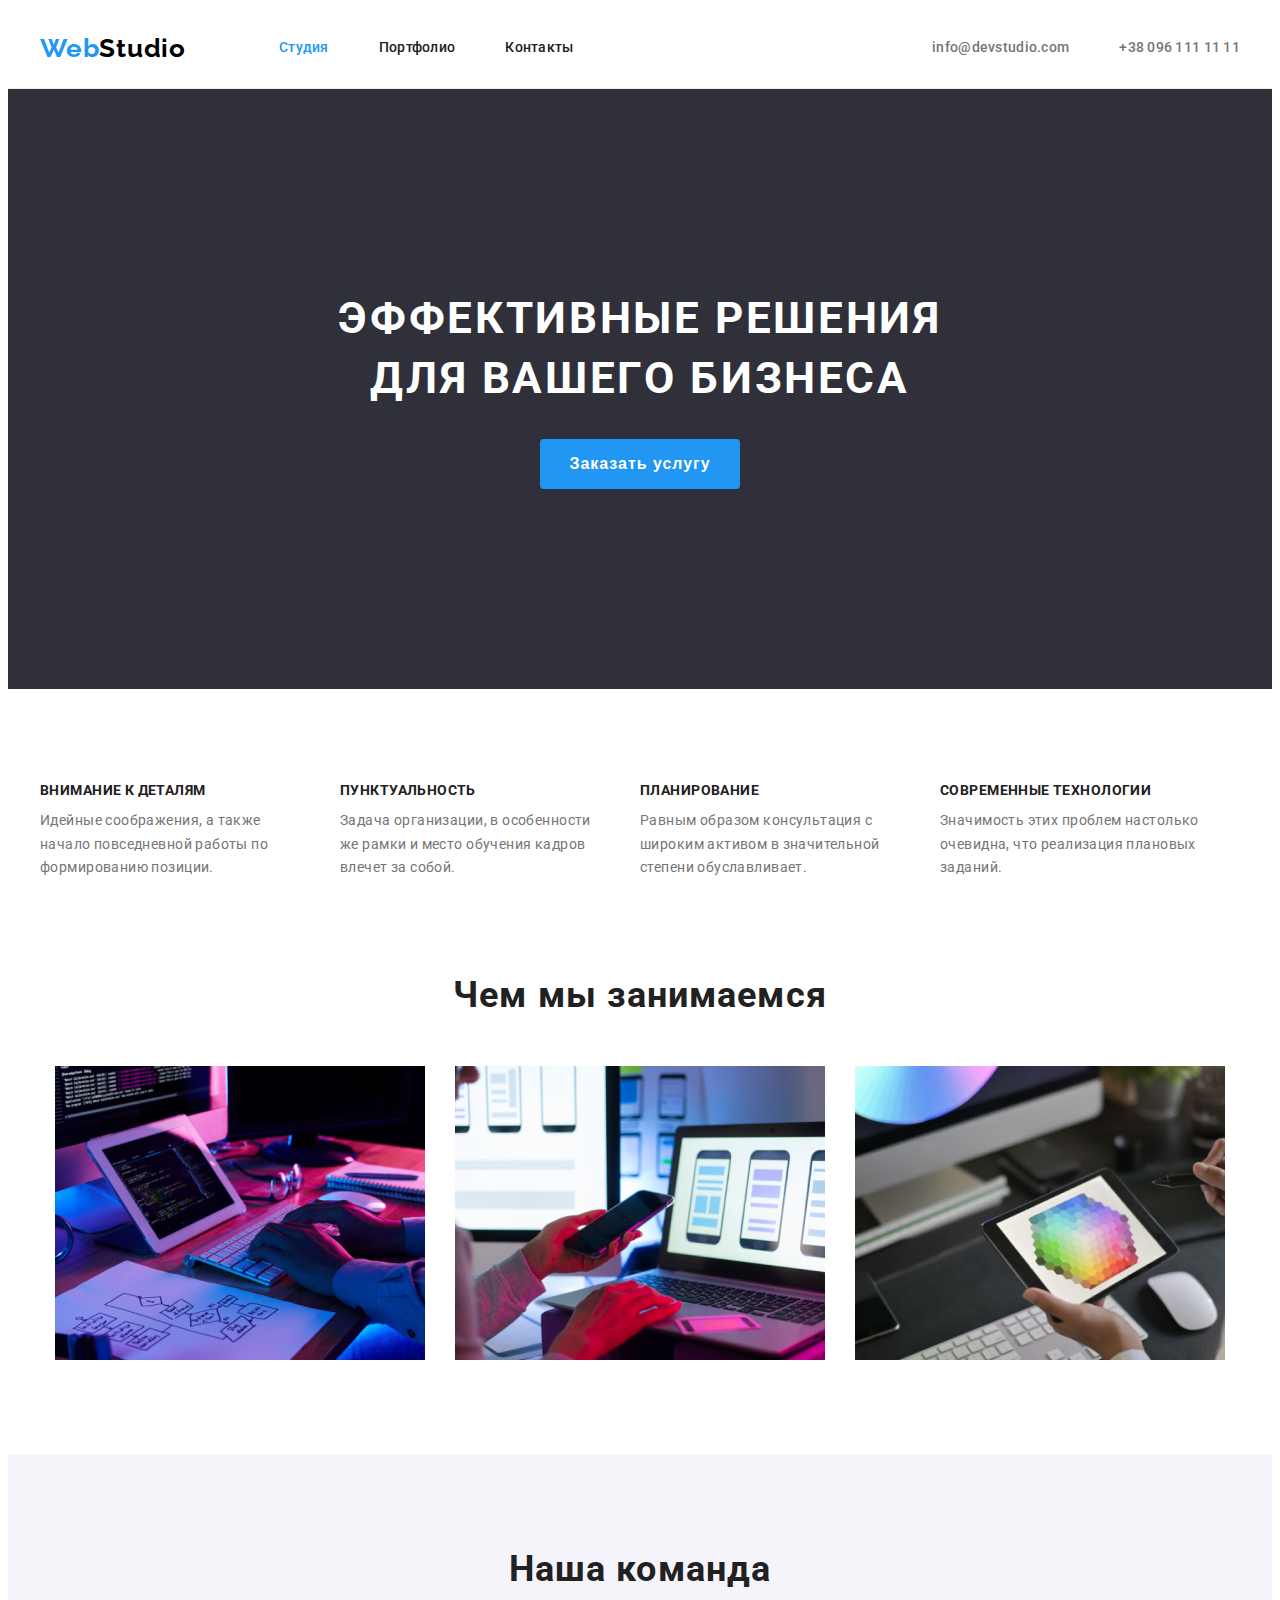
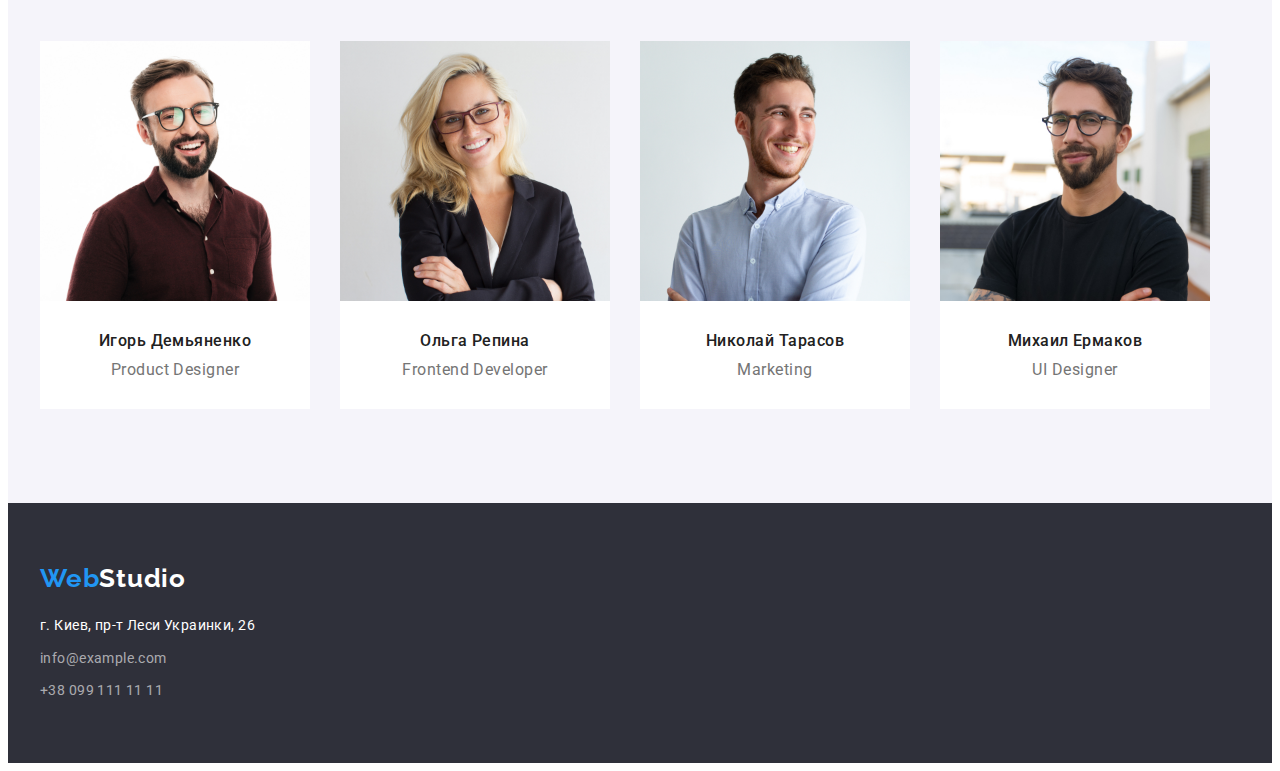
<file: index.html>
<!DOCTYPE html>
<html lang="ru">
  <head>
    <meta charset="UTF-8" />
    <meta http-equiv="X-UA-Compatible" content="IE=edge" />
    <meta name="viewport" content="width=device-width, initial-scale=1.0" />
    <title>WebStudio</title>
    <link rel="preconnect" href="https://fonts.googleapis.com" />
    <link rel="preconnect" href="https://fonts.gstatic.com" crossorigin />
    <link
      href="https://fonts.googleapis.com/css2?family=Oleo+Script&family=Raleway:wght@700&family=Roboto:wght@400;500;700;900&display=swap"
      rel="stylesheet"
    />
    <link
      rel="stylesheet"
      href="https://cdnjs.cloudflare.com/ajax/libs/modern-normalize/1.1.0/modern-normalize.min.css"
      integrity="sha512-wpPYUAdjBVSE4KJnH1VR1HeZfpl1ub8YT/NKx4PuQ5NmX2tKuGu6U/JRp5y+Y8XG2tV+wKQpNHVUX03MfMFn9Q=="
      crossorigin="anonymous"
      referrerpolicy="no-referrer"
    />
    <link rel="stylesheet" href="./css/styles.css" />
  </head>

  <body>
    <!--Шапка сайта-->
    <header class="header portfolio">
      <div class="container">
        <nav class="header-nav">
          <a href="./index.html" class="header-logo link">
            Web<span class="accent-header-logo">Studio</span></a
          >
          <ul class="header-list list">
            <li class="header-item">
              <a href="#studio" class="header-link current link">Студия</a>
            </li>
            <li class="header-item">
              <a href="./portfolio.html" class="header-link link">Портфолио</a>
            </li>
            <li class="header-item">
              <a href="#contacts" class="header-link link">Контакты</a>
            </li>
          </ul>
        </nav>
        <div class="header-connect">
          <ul class="header-contacts list">
            <li class="header-contacts-item">
              <a href="mailto:info@devstudio.com" class="header-email link">
                info@devstudio.com
              </a>
            </li>
            <li class="header-contacts-item">
              <a href="tel:+380961111111" class="header-tel link">
                +38 096 111 11 11
              </a>
            </li>
          </ul>
        </div>
      </div>
    </header>
    <!--Главная страница-->
    <main>
      <!--Предложение-->
      <section class="hero">
        <div class="container">
          <h1 class="hero-title">Эффективные решения для вашего бизнеса</h1>
          <button type="button" class="hero-button">Заказать услугу</button>
        </div>
      </section>

      <!--Наши преимущества-->
      <section id="studio" class="section benefits">
        <div class="container">
          <h2 hidden class="visually-hidden">Наши преимущества</h2>
          <ul class="benefits-list list">
            <li class="benefits-item">
              <h3 class="benefits-title">Внимание к деталям</h3>
              <p class="benefits-text">
                Идейные соображения, а также начало повседневной работы по
                формированию позиции.
              </p>
            </li>

            <li class="benefits-item">
              <h3 class="benefits-title">Пунктуальность</h3>
              <p class="benefits-text">
                Задача организации, в особенности же рамки и место обучения
                кадров влечет за собой.
              </p>
            </li>

            <li class="benefits-item">
              <h3 class="benefits-title">Планирование</h3>
              <p class="benefits-text">
                Равным образом консультация с широким активом в значительной
                степени обуславливает.
              </p>
            </li>

            <li class="benefits-item">
              <h3 class="benefits-title">Современные технологии</h3>
              <p class="benefits-text">
                Значимость этих проблем настолько очевидна, что реализация
                плановых заданий.
              </p>
            </li>
          </ul>
        </div>
      </section>

      <!--Чем мы занимаемся-->
      <section id="portfolio" class="section services">
        <div class="container">
          <h2 class="services-title">Чем мы занимаемся</h2>
          <ul class="services-list list">
            <li class="services-item">
              <img
                src="./images/services-img-1.jpg"
                alt="Вёрстка веб-страниц"
                width="370"
              />
            </li>

            <li class="services-item">
              <img
                src="./images/services-img-2.jpg"
                alt="Создание адаптивов"
                width="370"
              />
            </li>

            <li class="services-item">
              <img
                src="./images/services-img-3.jpg"
                alt="Дизайн приложений"
                width="370"
              />
            </li>
          </ul>
        </div>
      </section>

      <!--Наша команда-->
      <section class="section team">
        <div class="container">
          <h2 class="team-title">Наша команда</h2>
          <ul class="team-list list">
            <li class="team-items">
              <img
                src="./images/team-img-1.jpg"
                alt="Продакт дизайнер"
                width="270"
              />
              <div class="team-content">
                <h3 class="team-member">Игорь Демьяненко</h3>
                <p lang="en" class="team-item">Product Designer</p>
              </div>
            </li>

            <li class="team-items">
              <img
                src="./images/team-img-2.jpg"
                alt="Фронтенд разработчик"
                width="270"
              />
              <div class="team-content">
                <h3 class="team-member">Ольга Репина</h3>
                <p lang="en" class="team-item">Frontend Developer</p>
              </div>
            </li>

            <li class="team-items">
              <img src="./images/team-img-3.jpg" alt="Маркетолог" width="270" />
              <div class="team-content">
                <h3 class="team-member">Николай Тарасов</h3>
                <p lang="en" class="team-item">Marketing</p>
              </div>
            </li>

            <li class="team-items">
              <img
                src="./images/team-img-4.jpg"
                alt="Дизайнер интерфейса"
                width="270"
              />
              <div class="team-content">
                <h3 class="team-member">Михаил Ермаков</h3>
                <p lang="en" class="team-item">UI Designer</p>
              </div>
            </li>
          </ul>
        </div>
      </section>
    </main>

    <!--Подвал сайта-->
    <footer class="footer">
      <div class="container">
        <a href="./index.html" class="footer-logo link"
          >Web<span class="accent-footer-logo">Studio</span></a
        >

        <address id="contacts" class="footer-contacts">
          <ul class="footer-list list">
            <li class="item">
              <a href="" class="footer-address link"
                >г. Киев, пр-т Леси Украинки, 26</a
              >
            </li>
            <li class="item">
              <a href="mailto:info@example.com" class="footer-email link"
                >info@example.com</a
              >
            </li>
            <li class="item">
              <a href="tel:+380991111111" class="footer-tel link"
                >+38 099 111 11 11</a
              >
            </li>
          </ul>
        </address>
      </div>
    </footer>
  </body>
</html>
</file>
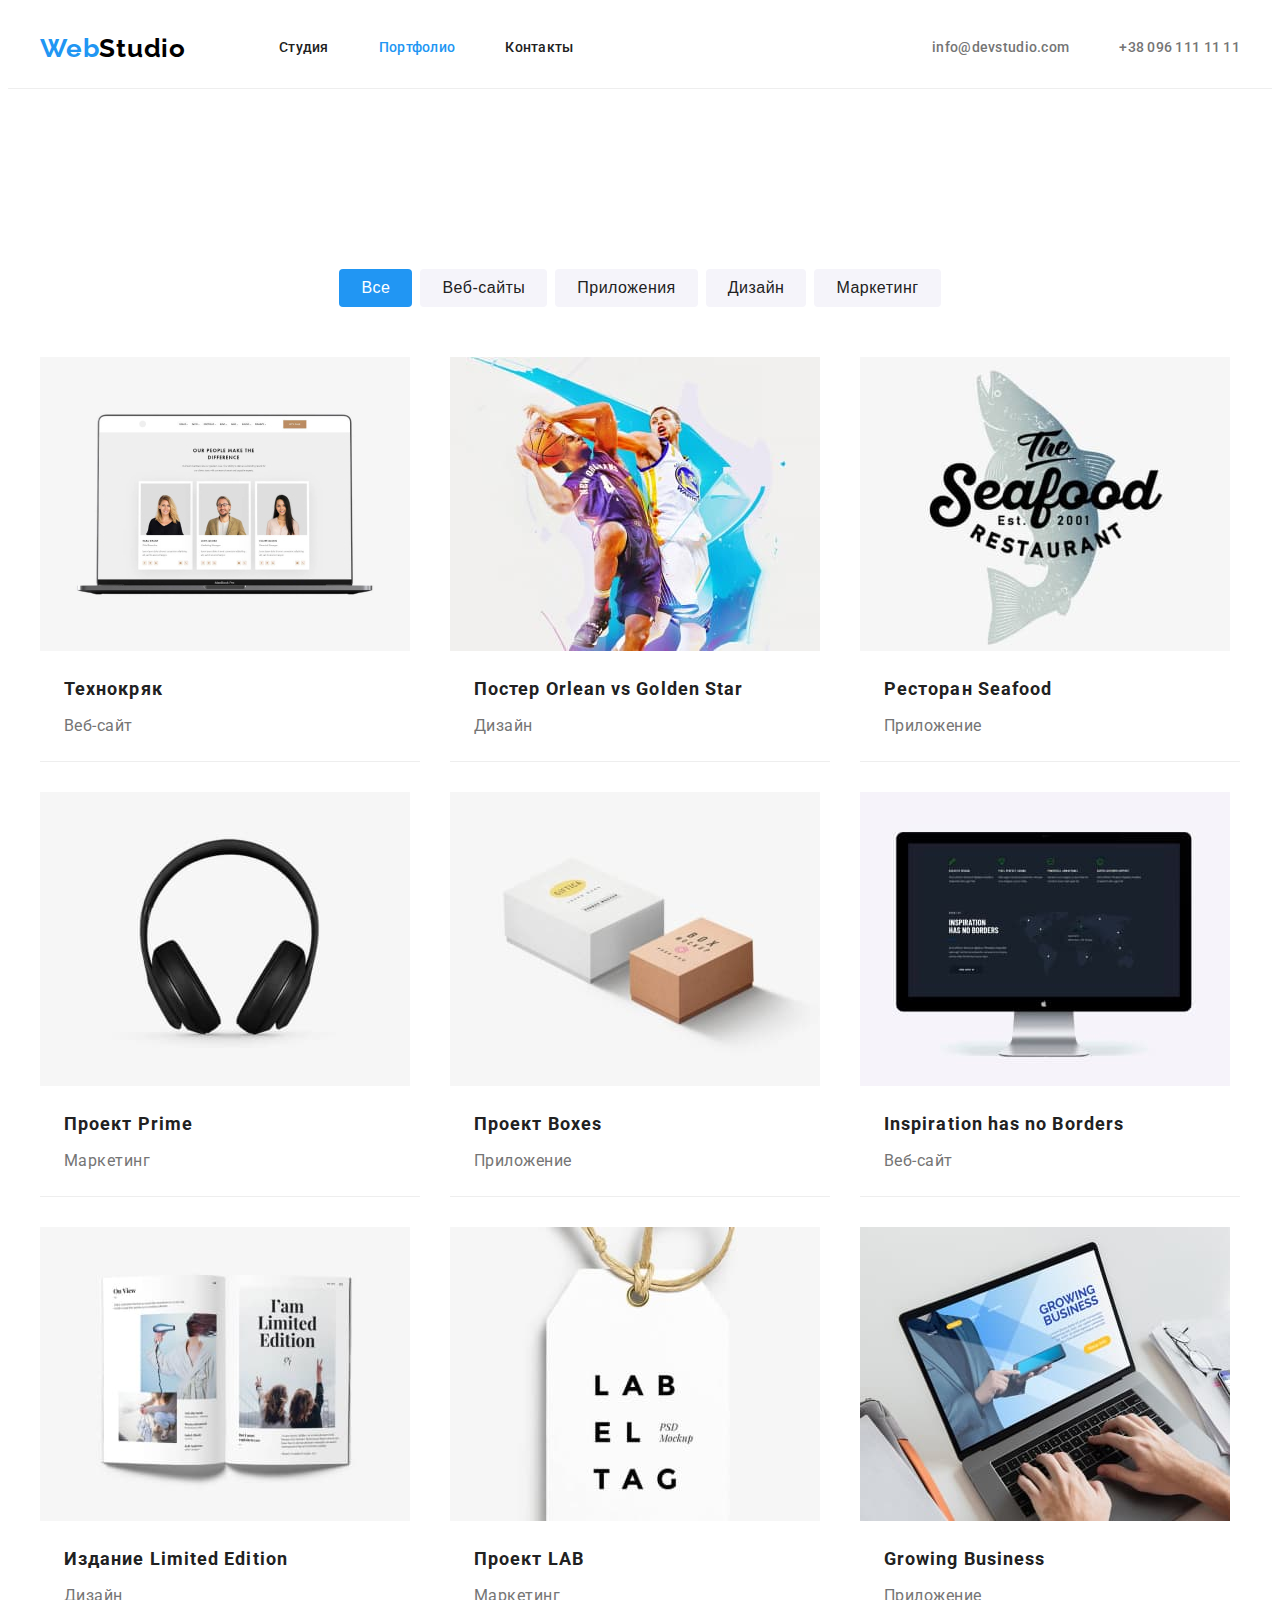
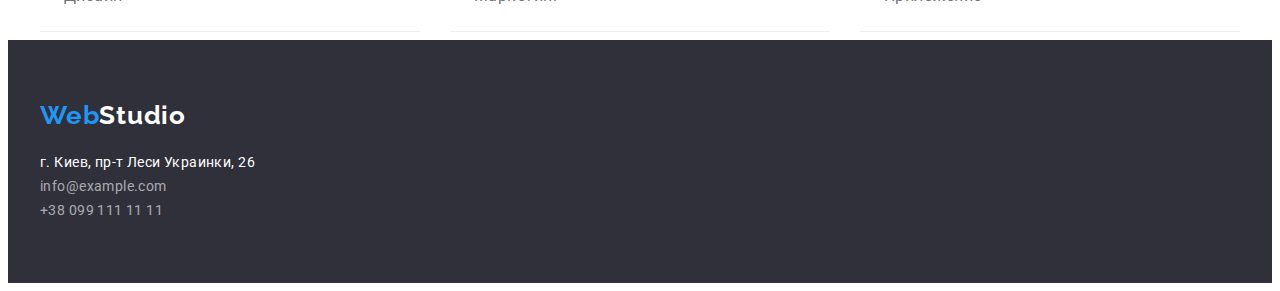
<file: portfolio.html>
<!DOCTYPE html>
<html lang="ru">
  <head>
    <meta charset="UTF-8" />
    <meta http-equiv="X-UA-Compatible" content="IE=edge" />
    <meta name="viewport" content="width=device-width, initial-scale=1.0" />
    <title>Портфолио</title>
    <link rel="preconnect" href="https://fonts.googleapis.com" />
    <link rel="preconnect" href="https://fonts.gstatic.com" crossorigin />
    <link
      href="https://fonts.googleapis.com/css2?family=Oleo+Script&family=Raleway:wght@700&family=Roboto:wght@400;500;700;900&display=swap"
      rel="stylesheet"
    />
    <link
      rel="stylesheet"
      href="https://cdnjs.cloudflare.com/ajax/libs/modern-normalize/1.1.0/modern-normalize.min.css"
      integrity="sha512-wpPYUAdjBVSE4KJnH1VR1HeZfpl1ub8YT/NKx4PuQ5NmX2tKuGu6U/JRp5y+Y8XG2tV+wKQpNHVUX03MfMFn9Q=="
      crossorigin="anonymous"
      referrerpolicy="no-referrer"
    />
    <link rel="stylesheet" href="./css/styles.css" />
  </head>

  <body>
    <!--Шапка сайта-->
    <header class="header portfolio">
      <div class="container">
        <nav class="header-nav">
          <a href="./index.html" class="header-logo link">
            Web<span class="accent-header-logo">Studio</span></a
          >
          <ul class="header-list list">
            <li class="header-item">
              <a href="./index.html" class="header-link link">Студия</a>
            </li>
            <li class="header-item">
              <a href="./portfolio.html" class="header-link current link"
                >Портфолио</a
              >
            </li>
            <li class="header-item">
              <a href="#contacts" class="header-link link">Контакты</a>
            </li>
          </ul>
        </nav>
        <div class="header-connect">
          <ul class="header-contacts list">
            <li class="header-contacts-item">
              <a href="mailto:info@devstudio.com" class="header-email link">
                info@devstudio.com
              </a>
            </li>
            <li class="header-contacts-item">
              <a href="tel:+380961111111" class="header-tel link">
                +38 096 111 11 11
              </a>
            </li>
          </ul>
        </div>
      </div>
    </header>

    <!--Основная информация-->
    <main>
      <section>
        <div class="container portfolio">
          <h1 hidden class="visually-hidden">WebStudio Портфолио</h1>
          <ul class="buttons list">
            <li class="button-item">
              <button type="button" class="portfolio-button current-btn">
                Все
              </button>
            </li>
            <li class="button-item">
              <button type="button" class="portfolio-button">Веб-сайты</button>
            </li>
            <li class="button-item">
              <button type="button" class="portfolio-button">Приложения</button>
            </li>
            <li class="button-item">
              <button type="button" class="portfolio-button">Дизайн</button>
            </li>
            <li class="button-item">
              <button type="button" class="portfolio-button">Маркетинг</button>
            </li>
          </ul>

          <ul class="portfolio list">
            <li class="portfolio-items">
              <a href="" class="items link">
                <img
                  src="./images/portfolio-img-1.jpg"
                  alt="Технокряк"
                  width="370"
                />
                <div class="item-description">
                  <h2 class="portfolio-title">Технокряк</h2>
                  <p class="portfolio-item">Веб-сайт</p>
                </div>
              </a>
            </li>

            <li class="portfolio-items">
              <a href="" class="items link">
                <img
                  src="./images/portfolio-img-2.jpg"
                  alt="Постер New Orlean vs Golden Star"
                  width="370"
                />
                <div class="item-description">
                  <h2 class="portfolio-title">
                    Постер <span lang="en">Orlean vs Golden Star</span>
                  </h2>
                  <p class="portfolio-item">Дизайн</p>
                </div>
              </a>
            </li>

            <li class="portfolio-items">
              <a href="" class="items link">
                <img
                  src="./images/portfolio-img-3.jpg"
                  alt="Ресторан Seafood"
                  width="370"
                />
                <div class="item-description">
                  <h2 class="portfolio-title">
                    Ресторан <span lang="en">Seafood</span>
                  </h2>
                  <p class="portfolio-item">Приложение</p>
                </div>
              </a>
            </li>

            <li class="portfolio-items">
              <a href="" class="items link">
                <img
                  src="./images/portfolio-img-4.jpg"
                  alt="Проект Prime"
                  width="370"
                />
                <div class="item-description">
                  <h2 class="portfolio-title">
                    Проект <span lang="en">Prime</span>
                  </h2>
                  <p class="portfolio-item">Маркетинг</p>
                </div>
              </a>
            </li>

            <li class="portfolio-items">
              <a href="" class="items link">
                <img
                  src="./images/portfolio-img-5.jpg"
                  alt="Проект Box"
                  width="370"
                />
                <div class="item-description">
                  <h2 class="portfolio-title">
                    Проект <span lang="en">Boxes</span>
                  </h2>
                  <p class="portfolio-item">Приложение</p>
                </div>
              </a>
            </li>

            <li class="portfolio-items">
              <a href="" class="items link">
                <img
                  src="./images/portfolio-img-6.jpg"
                  alt="Inspiration has no Borders"
                  width="370"
                />
                <div class="item-description">
                  <h2 class="portfolio-title" lang="en">
                    Inspiration has no Borders
                  </h2>
                  <p class="portfolio-item">Веб-сайт</p>
                </div>
              </a>
            </li>

            <li class="portfolio-items">
              <a href="" class="items link">
                <img
                  src="./images/portfolio-img-7.jpg"
                  alt="Издание Limited Edition"
                  width="370"
                />
                <div class="item-description">
                  <h2 class="portfolio-title">
                    Издание <span lang="en">Limited Edition</span>
                  </h2>
                  <p class="portfolio-item">Дизайн</p>
                </div>
              </a>
            </li>

            <li class="portfolio-items">
              <a href="" class="items link">
                <img
                  src="./images/portfolio-img-8.jpg"
                  alt="Проект LAB"
                  width="370"
                />
                <div class="item-description">
                  <h2 class="portfolio-title">
                    Проект <span lang="en" class="abbr">LAB</span>
                  </h2>
                  <p class="portfolio-item">Маркетинг</p>
                </div>
              </a>
            </li>

            <li class="portfolio-items">
              <a href="" class="items link">
                <img
                  src="./images/portfolio-img-9.jpg"
                  alt="Growing Business"
                  width="370"
                />
                <div class="item-description">
                  <h2 class="portfolio-title" lang="en">Growing Business</h2>
                  <p class="portfolio-item">Приложение</p>
                </div>
              </a>
            </li>
          </ul>
        </div>
      </section>
    </main>

    <!--Подвал сайта-->
    <footer class="footer">
      <div class="container">
        <a href="./index.html" class="footer-logo link"
          >Web<span class="accent-footer-logo">Studio</span></a
        >

        <address id="contacts" class="footer-contacts">
          <ul class="footer-list list">
            <li>
              <a href="" class="footer-address link"
                >г. Киев, пр-т Леси Украинки, 26</a
              >
            </li>
            <li>
              <a href="mailto:info@example.com" class="footer-email link"
                >info@example.com</a
              >
            </li>
            <li>
              <a href="tel:+380991111111" class="footer-tel link"
                >+38 099 111 11 11</a
              >
            </li>
          </ul>
        </address>
      </div>
    </footer>
  </body>
</html>
</file>
<file: css/styles.css>
/* Colors */
:root {
  --accent-color: #2196f3;

  --main-text-color: #212121;
  --secondary-text-color: #757575;

  --main-logo-text-color: #2196f3;
  --secondary-logo-up-text-color: #000000;
  --secondary-logo-down-text-color: #ffffff;

  --hero-title-color: #ffffff;

  --footer-address-text-color: #ffffff;
  --footer-contacts-text-color: rgba(255, 255, 255, 0.6);

  --hero-btn-text-color: #ffffff;
  --hero-btn-bg: #2196f3;
  --hero-btn-bg-hover-focus: #188ce8;

  --portfolio-btn-text-color: #212121;
  --portfolio-btn-bg: #f5f4fa;
  --portfolio-btn-text-color-hover-focus: #ffffff;
  --portfolio-btn-bg-hover-focus: #2196f3;
  --portfolio-item-stroke: #eeeeee;

  --main-bg-color: #ffffff;
  --dark-bg-color: #2f303a;
  --light-bg-color: #f5f4fa;
}

p,
h1,
h2,
h3,
h4,
h5,
h6 {
  margin: 0;
}

/* ul {
  margin: 0;
  padding-left: 0;
} */

img {
  display: block;
  max-width: 100%;
  height: auto;
}

/* Main */
body {
  font-family: "Roboto", sans-serif;
  color: var(--main-text-color);
  background: var(--main-bg-color);
}

.list {
  margin: 0;
  padding: 0;
  list-style: none;
}

.link {
  text-decoration: none;
}

.visually-hidden {
  position: absolute;
  white-space: nowrap;
  width: 1px;
  height: 1px;
  overflow: hidden;
  border: 0;
  padding: 0;
  clip: rect(0 0 0 0);
  clip-path: inset(50%);
  margin: -1px;
}

.container {
  width: 1200px;
  margin: 0 auto;
  padding-left: 15px;
  padding-right: 15px;
}

.section {
  padding-top: 94px;
  padding-bottom: 94px;
}

/* ---------------Index.html--------------- */
/* ---------------Шапка сайта---------------*/
.header .container {
  display: flex;
  align-items: center;
}

.header-logo {
  padding-top: 24px;
  padding-bottom: 24px;

  font-family: "Raleway", sans-serif;
  font-weight: 700;
  font-size: 26px;
  line-height: 1.19;
  letter-spacing: 0.03em;
  color: var(--main-logo-text-color);
}

.header-logo span {
  color: var(--secondary-logo-up-text-color);
}

.header-nav {
  display: flex;
  align-items: center;
}

.header-list {
  display: flex;
  margin-left: 93px;
}

.header-link {
  display: block;

  padding-top: 32px;
  padding-bottom: 32px;

  font-weight: 500;
  font-size: 14px;
  line-height: 1.14;
  letter-spacing: 0.02em;
  color: var(--main-text-color);
}

.header-item:not(:last-child) {
  margin-right: 50px;
}

.header-link.current {
  color: var(--accent-color);
}

.header-link:hover,
.header-link:focus,
.header-email:hover,
.header-email:focus,
.header-tel:hover,
.header-tel:focus {
  color: var(--accent-color);
}

.header-connect {
  margin-left: auto;
}

.header-contacts {
  display: flex;
  justify-content: center;
  align-items: center;
}

.header-email,
.header-tel {
  display: flex;
  align-items: center;

  padding-top: 32px;
  padding-bottom: 32px;

  font-weight: 500;
  font-size: 14px;
  line-height: 1.14;
  letter-spacing: 0.02em;
  color: var(--secondary-text-color);
}

.header-contacts-item:last-child {
  margin-left: 50px;
}

/* ---------------Предложение---------------*/
.hero {
  padding-top: 200px;
  padding-bottom: 200px;
  text-align: center;

  background-color: var(--dark-bg-color);
}

.hero-title {
  width: 696px;
  margin: 0 auto;
  margin-bottom: 30px;

  font-size: 44px;
  line-height: 1.36;
  letter-spacing: 0.06em;
  text-transform: uppercase;
  color: var(--hero-title-color);
}

.hero-button {
  display: inline-block;
  min-width: 200px;
  height: 50px;
  border: none;
  border-radius: 4px;

  font-weight: 700;
  font-size: 16px;
  line-height: 1.88;
  letter-spacing: 0.06em;
  color: var(--hero-btn-text-color);
  background: var(--hero-btn-bg);

  cursor: pointer;
}

.hero-button:hover {
  background: var(--hero-btn-bg-hover-focus);
}

/* ---------------Наши преимущества---------------*/
.benefits-list {
  display: flex;
  flex-wrap: wrap;
}

.benefits-list .benefits-item {
  width: 270px;
  justify-content: center;
}

.benefits-list .benefits-item:not(:last-child) {
  margin-right: 30px;
}

.benefits-title {
  margin-bottom: 10px;

  font-size: 14px;
  line-height: 1.14;
  letter-spacing: 0.03em;
  text-transform: uppercase;
}

.benefits-text {
  font-weight: 400;
  font-size: 14px;
  line-height: 1.71;
  letter-spacing: 0.03em;
  color: var(--secondary-text-color);
}

/* ---------------Наши услуги---------------*/
.section.services {
  padding-top: 0;
}
.services-title {
  margin-bottom: 50px;

  font-size: 36px;
  line-height: 1.17;
  letter-spacing: 0.03em;
  text-align: center;
}

.services-list {
  display: flex;
  justify-content: center;
}

.services-item:not(:last-child) {
  margin-right: 30px;
}

.services-list .services-title {
  margin-right: 30px;
}

/* ---------------Наша команда---------------*/
.team {
  background-color: var(--light-bg-color);
}

.team-title {
  margin-bottom: 50px;

  font-size: 36px;
  line-height: 1.17;
  letter-spacing: 0.03em;
  text-align: center;
}

.team-member {
  margin-bottom: 10px;

  font-weight: 500;
  font-size: 16px;
  line-height: 1.19;
  letter-spacing: 0.03em;
}

.team-content {
  padding-top: 30px;
  padding-bottom: 30px;
  display: block;
  text-align: center;

  background-color: var(--main-bg-color);
}

.team-items:not(:last-child) {
  margin-right: 30px;
}

.team-list {
  display: flex;
  flex-wrap: wrap;
}

.team-item {
  font-weight: 400;
  font-size: 16px;
  line-height: 1.19;
  letter-spacing: 0.03em;
  color: var(--secondary-text-color);
}

/* ---------------Подвал сайта---------------*/
.footer {
  padding-top: 60px;
  padding-bottom: 60px;

  background-color: var(--dark-bg-color);
}

.footer-logo {
  display: block;
  margin-bottom: 20px;

  font-family: "Raleway", sans-serif;
  font-weight: 700;
  font-size: 26px;
  line-height: 1.19;
  letter-spacing: 0.03em;
  color: var(--main-logo-text-color);
}

.footer-logo span {
  color: var(--secondary-logo-down-text-color);
}

.footer-contacts {
  font-style: normal;
}

.footer-list .item:not(:last-child) {
  margin-bottom: 9px;
}

.footer-address {
  font-weight: 400;
  font-size: 14px;
  line-height: 1.71;
  letter-spacing: 0.03em;

  color: var(--footer-address-text-color);
}

.footer-email,
.footer-tel {
  font-weight: 400;
  font-size: 14px;
  line-height: 1.71;
  letter-spacing: 0.03em;
  color: var(--footer-contacts-text-color);
}

.footer-address:hover,
.footer-address:focus,
.footer-email:hover,
.footer-email:focus,
.footer-tel:hover,
.footer-tel:focus {
  color: var(--accent-color);
}

/* ---------------Portfolio.html--------------- */
/* ---------------WebStudio Портфолио--------------- */
.header {
  border-bottom-width: 1px;
  border-bottom-style: solid;
  border-bottom-color: var(--portfolio-item-stroke);
}

.container.portfolio {
  padding-top: 180px;
  padding-bottom: 8px;
}

.buttons {
  display: flex;
  justify-content: center;
  margin-bottom: 50px;
}

.button-item:not(:last-child) {
  margin-right: 8px;
}

.portfolio-button {
  display: inline-block;
  border: none;
  padding: 6px 22px;
  border-radius: 4px;

  font-weight: 500;
  font-size: 16px;
  line-height: 1.62;
  letter-spacing: 0.03em;
  color: var(--portfolio-btn-text-color);
  background: var(--portfolio-btn-bg);
  text-align: center;

  cursor: pointer;
}

.portfolio-button:hover,
.portfolio-button:focus {
  color: var(--portfolio-btn-text-color-hover-focus);
  background: var(--portfolio-btn-bg-hover-focus);
}

.current-btn {
  color: var(--portfolio-btn-text-color-hover-focus);
  background: var(--portfolio-btn-bg-hover-focus);
}

.portfolio.list {
  display: flex;
  flex-wrap: wrap;
  gap: 30px;
}

.item-description {
  padding: 20px 24px;

  color: var(--main-bg-color);
}

.portfolio-title {
  font-size: 18px;
  line-height: 2;
  letter-spacing: 0.06em;
  color: var(--main-text-color);

  margin-bottom: 4px;
}

.portfolio-item {
  font-weight: 400;
  font-size: 16px;
  line-height: 1.88;
  letter-spacing: 0.03em;
  color: var(--secondary-text-color);
}

.portfolio-items {
  flex-basis: calc((100% - 60px) / 3);

  border-bottom-width: 1px;
  border-bottom-style: solid;
  border-bottom-color: var(--portfolio-item-stroke);
}

.abbr {
  text-transform: uppercase;
}
</file>
